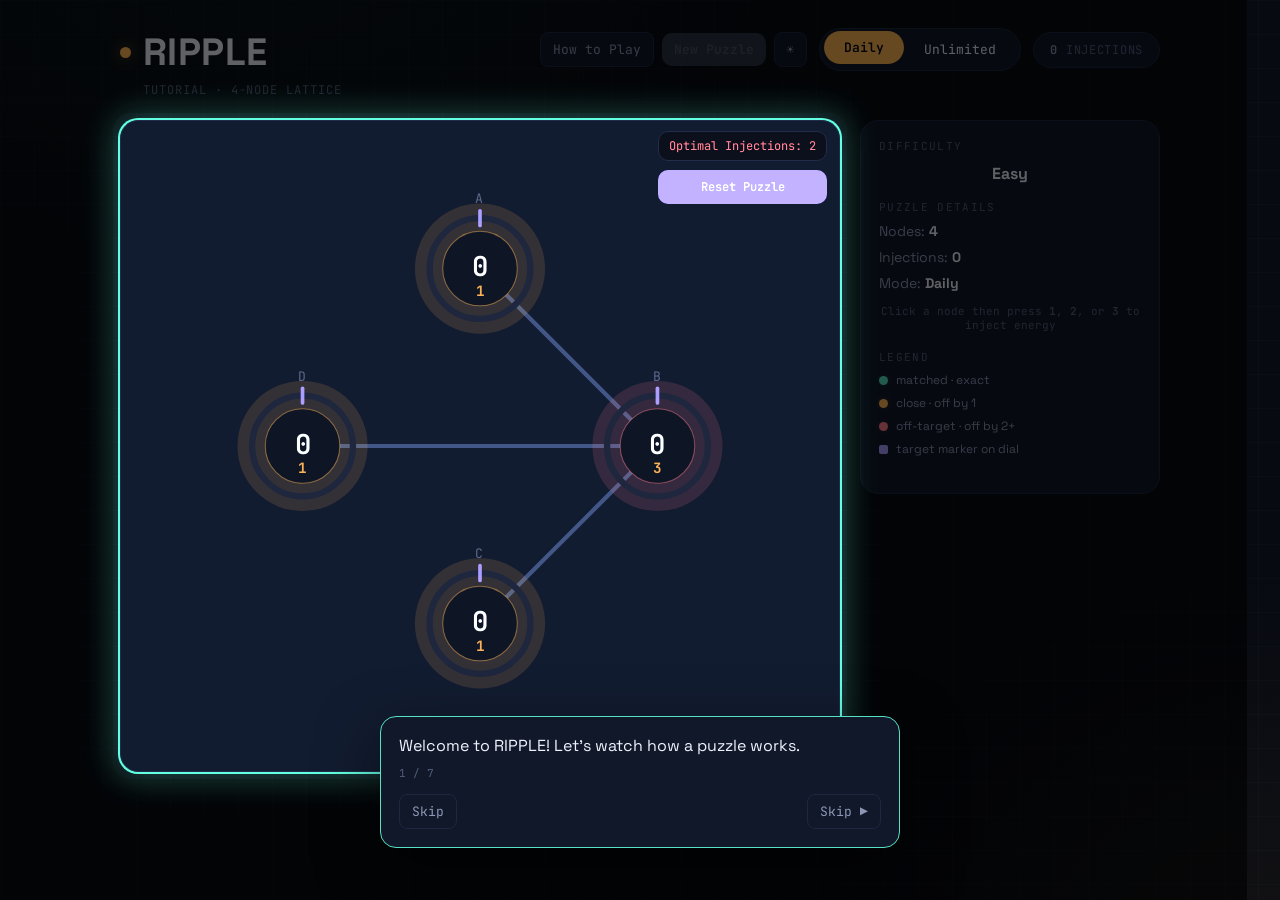
<file: index.html>
<!DOCTYPE html>
<html lang="en">
<head>
<meta charset="UTF-8">
<meta name="viewport" content="width=device-width, initial-scale=1.0">
<title>RIPPLE</title>
<link rel="stylesheet" href="styles.css">
<!-- Google tag (gtag.js) -->
<script async src="https://www.googletagmanager.com/gtag/js?id=G-VKK63KSQCD"></script>
<script>
  window.dataLayer = window.dataLayer || [];
  function gtag(){dataLayer.push(arguments);}
  gtag('js', new Date());

  gtag('config', 'G-VKK63KSQCD');
</script>
</head>
<body>

<div class="shell">
    <header>
        <div class="title-block">
          <h1>RIPPLE</h1>
          <p id="modeTitle">Daily Puzzle · <span id="nodecount">?</span>-node lattice</p>
        </div>
        <div style="display:flex; gap:12px; align-items:center;">
          <div class="top-controls">
            <button class="top-btn" id="howtoBtn">How to Play</button>
            <button class="top-btn" id="newPuzzleBtn" disabled>New Puzzle</button>
            <button class="top-btn" id="themeToggle">☀️</button>
          </div>
          <div class="mode-toggle" id="modeToggle">
            <div class="mode-btn active" data-mode="daily">Daily</div>
            <div class="mode-btn" data-mode="unlimited">Unlimited</div>
          </div>
          <div class="header-pill" id="headerPill"><span id="headerInjections">0</span> injections</div>
        </div>
      </header>
  <div class="layout">
    <div class="card graph-card">
      <div id="optimalDisplayContainer">
        <div id="optimalDisplay">
          Optimal Injections: —
        </div>
        <button class="reset-btn" id="resetCurrent">Reset Puzzle</button>
      </div>
        
      <svg id="svg" viewBox="0 0 600 600">
        <g id="edges"></g>
        <g id="nodes"></g>
      </svg>
      <div class="mobile-controls" id="mobileControls">
        <button class="mobile-btn" data-value="1">+1</button>
        <button class="mobile-btn" data-value="2">+2</button>
        <button class="mobile-btn" data-value="3">+3</button>
      </div>
    </div>

    <div class="panel">
      <div class="card">
        <p class="section-label">Difficulty</p>
        <div class="difficulty-display" id="difficultyDisplay">Medium</div>
        <p class="section-label" style="margin:16px 0 8px;">Puzzle Details</p>
        <ul class="puzzle-details">
          <li>Nodes: <span id="nodeCount">?</span></li>
          <li>Injections: <span id="injectionCount">0</span></li>
          <li>Mode: <span id="currentMode">Daily</span></li>
        </ul>
        <p class="energy-hint">Click a node then press <strong>1</strong>, <strong>2</strong>, or <strong>3</strong> to inject energy</p>        
        <p class="section-label" style="margin-bottom:8px;">Legend</p>
        <div class="legend">
          <div><span class="swatch" style="background:var(--cyan);box-shadow:0 0 6px var(--cyan-soft)"></span> matched · exact</div>
          <div><span class="swatch" style="background:var(--amber);box-shadow:0 0 6px var(--amber-soft)"></span> close · off by 1</div>
          <div><span class="swatch" style="background:var(--coral);box-shadow:0 0 6px var(--coral-soft)"></span> off-target · off by 2+</div>
          <div><span class="swatch" style="background:var(--violet);border-radius:2px;"></span> target marker on dial</div>
        </div>
      </div>
    </div>
  </div>
</div>

<div class="modal-backdrop" id="modalBackdrop">
  <div class="modal-card">
    <button class="modal-close" id="modalClose" aria-label="Close">×</button>
    <div class="modal-icon">✓</div>
    <h2>Calibrated</h2>
    <p class="modal-sub">Every node in the lattice matched its target.</p>
    <div class="modal-stats">
      <div>
        <span class="stat-num" id="statInjections">0</span>
        <span class="stat-label">injections</span>
      </div>
      <div>
        <span class="stat-num" id="statNodes">0</span>
        <span class="stat-label">nodes</span>
      </div>
    </div>
    <button class="share-btn" id="modalShareBtn" style="display:none; width:100%; margin-bottom:10px;">Share Today's Result</button>
    <button class="modal-newpuzzle" id="modalNewPuzzle">↻ New puzzle</button>
  </div>
</div>
<div class="tutorial-congrats-backdrop" id="tutorialCongratsBackdrop" aria-hidden="true">
  <div class="modal-card tutorial-congrats-card">
    <button class="modal-close" id="tutorialCongratsClose" aria-label="Close">×</button>
    <div class="modal-icon">🎉</div>
    <h2>Tutorial Complete</h2>
    <p class="modal-sub">You matched every node in the tutorial puzzle.</p>
    <div style="display:flex; gap:10px; margin-top:12px;">
      <button id="letsPlayBtn" class="modal-newpuzzle" style="flex:1">Let's Play!</button>
    </div>
  </div>
</div>
<div class="howto-backdrop" id="howtoBackdrop"></div>
<div class="howto-popover" id="howtoPopover">
      <h3 style="margin:0 0 12px 0; color:var(--amber);">How to Play RIPPLE</h3>
      <p><strong>Goal:</strong> Make every node's energy match its target value.</p>
      <ul style="padding-left:18px; margin:12px 0;">
        <li>Click a node to select it.</li>
        <li>Press <strong>1</strong>, <strong>2</strong>, or <strong>3</strong> to inject energy.</li>
        <li>Energy ripples outward through connected nodes — the strength decays with distance from the source.</li>
        <li>That decay means nearer nodes receive more of the injected energy; farther nodes receive less.</li>
      </ul>
      <p style="margin-top:6px;">
        To help understand this, the tutorial can highlight the paths a ripple travels from the source. Highlighted paths show which edges contribute energy to a node — if all contributing paths deliver the right total, the node becomes correct.
      </p>
     <p><strong>Daily Mode:</strong> One puzzle per day. Medium difficulty. Updates at 3 AM EST.</p>
    <div style="display: flex; gap: 12px; margin-top: 12px;">
      <button
        onclick="
          document.getElementById('howtoPopover').classList.remove('show');
          document.getElementById('howtoBackdrop').classList.remove('show');
        "
        style="
          flex: 1;
          padding: 10px;
          background: var(--amber);
          color: #070a11;
          border: none;
          border-radius: 8px;
          cursor: pointer;
          font-weight: 600;
        "
      >
        Got it
      </button>
      <button
        onclick="
          document.getElementById('howtoPopover').classList.remove('show');
          document.getElementById('howtoBackdrop').classList.remove('show');
          startTutorial();
        "
        style="
          flex: 1;
          padding: 10px;
          background: var(--cyan);
          color: #070a11;
          border: none;
          border-radius: 8px;
          cursor: pointer;
          font-weight: 600;
        "
      >
        Play Tutorial
      </button>
    </div>
</div>
<div class="new-puzzle-backdrop" id="newPuzzleBackdrop">
  <div class="new-puzzle-popover" id="newPuzzlePopover">
    <h3>Create a New Puzzle</h3>
    <p>Select difficulty:</p>
    <div class="difficulty-select">
      <button class="difficulty-btn" data-diff="easy">Easy (4 Nodes)</button>
      <button class="difficulty-btn" data-diff="medium">Medium (5-6 Nodes)</button>
      <button class="difficulty-btn" data-diff="hard">Hard (7-9 Nodes)</button>
    </div>
    <button class="create-btn" id="createNewPuzzleBtn">Create Puzzle</button>
    <button class="close-btn" id="closeNewPuzzleBtn">Cancel</button>
  </div>
</div>
<div class="exceed-backdrop" id="exceedBackdrop" aria-hidden="true">
  <div class="exceed-popover" id="exceedPopover" role="dialog" aria-modal="true">
    <div class="exceed-title">Exceeded energy limit on dial</div>
    <div class="exceed-actions" style="display:flex; gap:10px; margin-top:12px;">
      <button class="exceed-btn" id="exceedRetry">↻ Try again</button>
      <button class="exceed-btn" id="exceedNew">New Puzzle</button>
    </div>
  </div>
</div>
<script src="solver.js"></script>
<script>
  if (typeof window.requestIdleCallback !== "function") {
  window.requestIdleCallback = function (callback) {
    const start = Date.now();
    return setTimeout(function () {
      callback({
        didTimeout: false,
        timeRemaining: function () {
          return Math.max(0, 50 - (Date.now() - start));
        }
      });
    }, 1);
  };
  window.cancelIdleCallback = function (id) {
    clearTimeout(id);
  };
}
const MIN_NODES_EASY = 4; const MAX_NODES_EASY = 4;
const MIN_NODES_MED = 5;  const MAX_NODES_MED = 6;
const MIN_NODES_HARD = 7; const MAX_NODES_HARD = 9;

let LABELS = [];
let EDGES = {};
let POS = {};
let R_OUTER = 46;
let R_CORE = 34;
let CIRC = 2 * Math.PI * R_OUTER;

let target = {}, state = {}, maxScale = 1;
let selected = null;
let injections = 0;
let alreadySolved = false;
let tutorialActive = false;
let tutorialStep = 0;
let currentDifficulty = "medium";
let currentMode = "daily";

let tutorialTimer = null;

function clearTutorialTimer(){
  if (tutorialTimer) { clearTimeout(tutorialTimer); tutorialTimer = null; }
}

function setGraphInteractive(enabled){
  svgRoot.style.pointerEvents = enabled ? "" : "none";
}

function tutorialSelectNode(node){
  selected = node;
  document.querySelectorAll(".node").forEach(g => g.classList.remove("selected"));
  const el = document.querySelector(`.node[data-id="${node}"]`);
  if (el) el.classList.add("selected");
}

// Same visuals as a real injection (flash/pulse/edge), but scripted.
// Returns total animation time in ms so the caller knows how long to wait.
function tutorialAnimateInjection(node, value){
  const { dist, parent } = bfsParent(node);
  const reach = LABELS.filter(n => dist[n] !== null && dist[n] <= value);
  let maxDist = 0;
  for(const n of reach){
    const d = dist[n];
    const add = contribution(value, d);
    if (add === 0) continue;
    maxDist = Math.max(maxDist, d);
    setTimeout(() => {
      state[n] += add;
      updateNodeVisual(n);
      flashNode(n);
      if (d > 0) flashEdge(parent[n], n);
    }, d * 230);
    if (d > 0) setTimeout(() => spawnPulseDot(parent[n], n, 230), (d - 1) * 230);
  }
  updatePuzzleDetails();
  return maxDist * 230 + 300;
}

const tutorialSteps = [
  {
    text: "Welcome to RIPPLE! Let's watch how a puzzle works.",
    highlight: null,
    duration: 2400
  },
  {
    text: "This is the lattice. Each circle is a node, connected to its neighbors by edges.",
    highlight: "svg",
    duration: 2600
  },
  {
    text: "Watch — we select node B.",
    action: () => { tutorialSelectNode("B"); return 1300; }
  },
  {
    text: "Now we inject 2 units of energy into B. Watch it ripple outward to its neighbors.",
    action: () => tutorialAnimateInjection("B", 2) + 700
  },
  {
    text: "B kept the full 2 — but A, C, and D, one step away, only received 1. Energy loses 1 unit of strength for every step it travels.",
    action: () => { highlightPathsFrom("B", 1); return 3600; }
  },
  {
    text: "One more unit into B brings it to its target of 3 — and since A, C, and D are a full step away, an injection this small is too weak to reach them at all.",
    action: () => tutorialAnimateInjection("B", 1) + 900
  },
  {
    text: "Every node now matches its target — fully calibrated! Your goal: match every value using as few injections as possible.",
    highlight: "#optimalDisplay",
    duration: 3000
  }
];

function updateMobileControlsVisibility() {
  const el = document.getElementById("mobileControls");
  if (!el) return;
  const shouldShow = !tutorialActive && selected && window.innerWidth <= 768;
  if (shouldShow && !el.classList.contains("show")) el.classList.add("show");
  else if (!shouldShow && el.classList.contains("show")) el.classList.remove("show");
}
// Seeded random for Daily consistency
function seededRandom(seed) {
  let s = seed;
  return () => {
    s = Math.sin(s) * 10000;
    return s - Math.floor(s);
  };
}

// Turns a "YYYY-MM-DD" string into a well-spread integer seed.
function getDailySeed(dateStr) {
  let hash = 0;
  for (let i = 0; i < dateStr.length; i++) {
    hash = (hash * 31 + dateStr.charCodeAt(i)) | 0;
  }
  return hash >>> 0;
}
// remove tutorial path highlights
function clearTutorialHighlights(){
  document.querySelectorAll(".edge.tutorial-path").forEach(el => el.classList.remove("tutorial-path"));
  document.querySelectorAll(".node.tutorial-path-node").forEach(el => el.classList.remove("tutorial-path-node"));
  document.querySelectorAll(".tutorial-highlight").forEach(el => el.classList.remove("tutorial-highlight"));
}
function highlightPathsFrom(source, maxDist = 2){
  clearTutorialHighlights();
  if(!source || !LABELS.includes(source)) return;
  const { dist, parent } = bfsParent(source);
  // highlight source node
  const srcEl = svgNodes.querySelector(`[data-id="${source}"]`);
  if(srcEl) srcEl.classList.add("tutorial-highlight");
  // for each node within distance, highlight the chain of edges back to source
  LABELS.forEach(n => {
    if(dist[n] === null || dist[n] === 0 || dist[n] > maxDist) return;
    let cur = n;
    while(parent[cur] !== null){
      const a = parent[cur];
      const key = [a, cur].sort().join("-");
      const line = svgEdges.querySelector(`[data-key="${key}"]`);
      if(line) line.classList.add("tutorial-path");
      // optionally highlight node
      const nodeEl = svgNodes.querySelector(`[data-id="${cur}"]`);
      if(nodeEl) nodeEl.classList.add("tutorial-path-node");
      if(a === source) break;
      cur = a;
    }
  });
}
let exceedShown = false;
function showExceedPopup(){
  exceedShown = true;
  const backdrop = document.getElementById("exceedBackdrop");
  const newBtn = document.getElementById("exceedNew");
  // Hide / disable "New Puzzle" option on daily mode
  if(newBtn){
    if(currentMode === "daily"){
      newBtn.style.display = "none";
      newBtn.setAttribute("aria-hidden", "true");
    } else {
      newBtn.style.display = "";
      newBtn.removeAttribute("aria-hidden");
    }
  }
  if (backdrop) backdrop.classList.add("show");
}
function hideExceedPopup(){
  exceedShown = false;
  const backdrop = document.getElementById("exceedBackdrop");
  if (backdrop) backdrop.classList.remove("show");
}

document.getElementById("exceedRetry")?.addEventListener("click", () => {
  hideExceedPopup();
  animatePuzzleTransition(resetCurrentPuzzle);
});
document.getElementById("exceedNew")?.addEventListener("click", () => {
  hideExceedPopup();
  if (currentMode === "daily") return;
  animatePuzzleTransition(resetGame);
});
// Returns a fresh seeded RNG tied to "today" (3 AM EST rollover).
function getDailyRandom() {
  return seededRandom(getDailySeed(getTodayStr()));
}
function showTutorialCongrats(){
  const back = document.getElementById("tutorialCongratsBackdrop");
  if (!back) return;
  back.classList.add("show");
}
function hideTutorialCongrats(){
  const back = document.getElementById("tutorialCongratsBackdrop");
  if (!back) return;
  back.classList.remove("show");
}

document.getElementById("tutorialCongratsClose")?.addEventListener("click", () => {
  hideTutorialCongrats();
  animatePuzzleTransition(resetGame);
});
document.getElementById("letsPlayBtn")?.addEventListener("click", () => {
  hideTutorialCongrats();
  animatePuzzleTransition(resetGame);
});
function shuffle(arr, rand = Math.random) {
  for (let i = arr.length - 1; i > 0; i--) {
    const j = Math.floor(rand() * (i + 1));
    [arr[i], arr[j]] = [arr[j], arr[i]];
  }
  return arr;
}
function computeOptimalAsync() {
  if (typeof computeOptimalInjections !== "function") return;

  const labels = LABELS;
  const edges = EDGES;
  const tgt = target;

  const token = Symbol(); // prevents race conditions
  computeOptimalAsync._token = token;

  requestIdleCallback(() => {
    try {
      const optimal = computeOptimalInjections(labels, edges, tgt);

      // ignore stale computations
      if (computeOptimalAsync._token !== token) return;
      if (labels !== LABELS) return;

      document.getElementById("optimalDisplay").textContent =
        "Optimal Injections: " + (optimal ?? "?");

    } catch (e) {
      console.error("solver error:", e);
      document.getElementById("optimalDisplay").textContent =
        "Optimal Injections: error";
    }
  });
}

function buildGraphTopology(n, rand = Math.random){
  const allLetters = "ABCDEFGHIJKL";
  const labels = allLetters.slice(0, n).split("");
  const adj = {};
  labels.forEach(l => adj[l] = []);
  const edgeKeys = new Set();
 
  function addEdge(a,b){
    const key = [a,b].sort().join("-");
    if(edgeKeys.has(key)) return false;
    edgeKeys.add(key);
    adj[a].push(b);
    adj[b].push(a);
    return true;
  }
 
  // spanning tree
  const order = shuffle([...labels], rand);
  for(let i=1;i<order.length;i++){
    const a = order[i];
    const b = order[Math.floor(rand()*i)];
    addEdge(a,b);
  }
 
  // extra edges
  const extra = Math.max(2, Math.floor(n/3));
  let added = 0, attempts = 0;
  while(added < extra && attempts < extra*15){
    attempts++;
    const a = labels[Math.floor(rand()*n)];
    const b = labels[Math.floor(rand()*n)];
    if(a === b) continue;
    if(addEdge(a,b)) added++;
  }
 
  return { labels, adj };
}

function computeLayout(labels){
  const n = labels.length;
  const cx = 300, cy = 300;
  const R = Math.min(235, 125 + n*11);
  const pos = {};
  labels.forEach((l,i) => {
    const ang = (i/n)*Math.PI*2 - Math.PI/2;
    pos[l] = { x: cx + R*Math.cos(ang), y: cy + R*Math.sin(ang) };
  });
  return pos;
}

function bfsDist(source){
  const dist = {};
  LABELS.forEach(l => dist[l] = null);
  dist[source] = 0;
  const q = [source];
  while(q.length){
    const u = q.shift();
    for(const v of EDGES[u]){
      if(dist[v] === null){
        dist[v] = dist[u] + 1;
        q.push(v);
      }
    }
  }
  return dist;
}
function bfsParent(source){
  const dist = {}, parent = {};
  LABELS.forEach(l => { dist[l] = null; parent[l] = null; });
  dist[source] = 0;
  const q = [source];
  while(q.length){
    const u = q.shift();
    for(const v of EDGES[u]){
      if(dist[v] === null){
        dist[v] = dist[u] + 1;
        parent[v] = u;
        q.push(v);
      }
    }
  }
  return { dist, parent };
}

function contribution(value, dist){
  return Math.max(value - dist, 0);
}

function applyRipple(obj, node, value){
  const dist = bfsDist(node);
  for(const n of LABELS){
    obj[n] += contribution(value, dist[n]);
  }
}
function animatePuzzleTransition(callback){
  const graphCard = document.querySelector(".graph-card");

  // freeze rendering (prevents intermediate SVG frames)
  graphCard.style.visibility = "hidden";

  requestAnimationFrame(() => {
    callback();

    requestAnimationFrame(() => {
      graphCard.style.visibility = "visible";
    });
  });
}
function generatePuzzle(rand = Math.random){
  target = {}; 
  state = {};
  
  // Important: Initialize with 0 first
  LABELS.forEach(l => { 
    target[l] = 0; 
    state[l] = 0; 
  });
 
  if (LABELS.length === 0) return; // safety
 
  let injectionCount;
  let maxInjectionValue = 3;
 
  if(currentDifficulty === "easy"){
    injectionCount = LABELS.length + 2;
    maxInjectionValue = 2;
  } else if(currentDifficulty === "medium"){
    injectionCount = Math.floor(LABELS.length * 1.4) + 3;
  } else {
    injectionCount = Math.floor(LABELS.length * 1.8) + 5;
  }
 
  for(let i = 0; i < injectionCount; i++){
    const node = LABELS[Math.floor(rand()*LABELS.length)];
    const val = 1 + Math.floor(rand()*maxInjectionValue);
    applyRipple(target, node, val);
  }
 
  maxScale = Math.max(...Object.values(target), 1) * 1.25 || 10;
  document.getElementById("optimalDisplay").textContent =
    "Optimal Injections: computing...";
 
  requestIdleCallback(() => {
    computeOptimalAsync();
  });
}

function generateTutorialPuzzle() {
  // small 4-node tutorial topology (A-B-C, B-D)
  LABELS = ["A","B","C","D"];
  EDGES = { A: ["B"], B: ["A","C","D"], C: ["B"], D: ["B"] };
  POS = computeLayout(LABELS);

  // deterministic easy targets: central B higher so player's injection effect is obvious
  target = { A: 1, B: 3, C: 1, D: 1 };

  // runtime state starts at zero
  state = {};
  LABELS.forEach(l => state[l] = 0);

  maxScale = Math.max(...Object.values(target), 1) * 1.25 || 6;

  buildGraphDOM();
  // give visuals a frame to settle
  requestAnimationFrame(() => {
    updateAll();
    computeOptimalAsync();
    updatePuzzleDetails();
  });

  // ensure UI reflects tutorial context
  const modeText = "Tutorial";
  const nodeCountEl = document.getElementById("nodecount");
  if (nodeCountEl) nodeCountEl.textContent = LABELS.length;
  document.getElementById("modeTitle").textContent = `${modeText} · ${LABELS.length}-node lattice`;
}

function errorOf(n){ return Math.abs(state[n] - target[n]); }
function statusOf(n){
  const e = errorOf(n);
  if(e === 0) return "good";
  if(e === 1) return "mid";
  return "bad";
}
function solved(){ return LABELS.every(n => state[n] === target[n]); }

// ---------- DOM ----------
const svgEdges = document.getElementById("edges");
const svgNodes = document.getElementById("nodes");
const svgRoot = document.getElementById("svg");

function buildGraphDOM(){
  const svgEdges = document.getElementById("edges");
  const svgNodes = document.getElementById("nodes");

  // HARD RESET: prevent any intermediate rendering of old nodes
  svgNodes.replaceChildren();
  svgEdges.replaceChildren();

  // force browser to flush old frame BEFORE adding new nodes
  void svgNodes.offsetHeight;

  const n = LABELS.length;
  const R = Math.min(235, 125 + n*11);
  const chord = 2 * R * Math.sin(Math.PI / n);
  R_OUTER = Math.max(22, Math.min(48, chord * 0.37));
  R_CORE = R_OUTER * 0.74;
  CIRC = 2 * Math.PI * R_OUTER;
  const scale = R_OUTER / 46;

  const drawn = new Set();
  for(const a of LABELS){
    for(const b of EDGES[a]){
      const key = [a,b].sort().join("-");
      if(drawn.has(key)) continue;
      drawn.add(key);
      const line = document.createElementNS("http://www.w3.org/2000/svg","line");
      line.setAttribute("class","edge");
      line.setAttribute("data-key", key);
      line.setAttribute("x1", POS[a].x); line.setAttribute("y1", POS[a].y);
      line.setAttribute("x2", POS[b].x); line.setAttribute("y2", POS[b].y);
      svgEdges.appendChild(line);
    }
  }

  for(const l of LABELS){
    const {x,y} = POS[l];
    const g = document.createElementNS("http://www.w3.org/2000/svg","g");
    g.setAttribute("class","node");
    g.setAttribute("data-id", l);
    g.setAttribute("transform", `translate(${x},${y})`);

    g.innerHTML = `
      <circle class="glow" r="${R_OUTER+14}"></circle>
      <circle class="selection-ring" r="${R_OUTER+9}"></circle>
      <circle class="track" r="${R_OUTER}"></circle>
      <circle class="arc" r="${R_OUTER}" stroke-dasharray="${CIRC}" stroke-dashoffset="${CIRC}"></circle>
      <line class="tick" x1="0" y1="${-R_OUTER+6}" x2="0" y2="${-R_OUTER-6}"></line>
      <circle class="core" r="${R_CORE}"></circle>
      <circle class="flash" r="${R_CORE}"></circle>
      <text class="label" y="${-R_OUTER-14}" style="font-size:${Math.max(10,12*scale)}px">${l}</text>
      <text class="value" y="${7*scale}" style="font-size:${Math.max(14,25*scale)}px">0</text>
    <text class="target" y="${25*scale}" style="font-size:${Math.max(11,13*scale)}px; font-weight:700">0</text>    `;
    g.addEventListener("click", () => {
      if (tutorialActive) return;
      selectNode(l);
    });
    svgNodes.appendChild(g);
  }
  document.querySelectorAll(".node").forEach((node, i) => {
  node.classList.add("entering");

  node.style.animationDelay = `${i * 120}ms`;

  node.addEventListener("animationend", () => {
    node.classList.remove("entering");
  }, { once:true });
});
const edgeEls = Array.from(document.querySelectorAll(".edge"));

// sort edges top → bottom using midpoint Y
edgeEls.sort((a, b) => {
  const ay = (parseFloat(a.getAttribute("y1")) + parseFloat(a.getAttribute("y2"))) / 2;
  const by = (parseFloat(b.getAttribute("y1")) + parseFloat(b.getAttribute("y2"))) / 2;
  return ay - by;
});

// stagger reveal
edgeEls.forEach((edge, i) => {
  setTimeout(() => {
    edge.classList.add("reveal");
  }, i * 100); // tweak speed here
});
}

function angleToPoint(fraction, radius){
  const ang = fraction * Math.PI * 2 - Math.PI/2;
  return { x: radius*Math.cos(ang), y: radius*Math.sin(ang) };
}


function updateNodeVisual(n){
  const g = svgNodes.querySelector(`[data-id="${n}"]`);
  if(!g) return;
  const status = statusOf(n);
  g.setAttribute("data-status", status);

  const fraction = Math.max(0, Math.min(1, state[n] / maxScale));
  g.querySelector(".arc").setAttribute("stroke-dashoffset", CIRC - fraction*CIRC);


  const tick = g.querySelector(".tick");
  const tickFixed = 0;
  const tp1 = angleToPoint(tickFixed, R_OUTER-7);
  const tp2 = angleToPoint(tickFixed, R_OUTER+7);
  tick.setAttribute("x1", tp1.x); tick.setAttribute("y1", tp1.y);
  tick.setAttribute("x2", tp2.x); tick.setAttribute("y2", tp2.y);

  // rotating pointer shows the target position (dial moves). use stable scale reference
  const FIXED_DIAL_MAX = Math.max(6, Math.ceil(maxScale)); // sensible upper bound
  const ptrFraction = Math.max(0, Math.min(1, target[n] / FIXED_DIAL_MAX));
  const pp1 = angleToPoint(ptrFraction, R_OUTER-7);
  const pp2 = angleToPoint(ptrFraction, R_OUTER+7);

  g.querySelector(".value").textContent = state[n];
  g.querySelector(".target").textContent = target[n];
}

function updateAll(){
  requestAnimationFrame(() => {
    LABELS.forEach(updateNodeVisual);
  });
}

function showCongrats(){
  if (tutorialActive) { showTutorialCongrats(); return; }
  document.getElementById("statInjections").textContent = injections;
  document.getElementById("statNodes").textContent = LABELS.length;
  const modalShareBtn = document.getElementById("modalShareBtn");
  modalShareBtn.style.display = currentMode === "daily" ? "block" : "none";
  const modalNewBtn = document.getElementById("modalNewPuzzle");
  if (currentMode === "daily") {
    modalNewBtn.textContent = "Daily Complete";
    modalNewBtn.style.pointerEvents = "none";
    modalNewBtn.style.opacity = "0.6";
  } else {
    modalNewBtn.textContent = "↻ New Puzzle";
    modalNewBtn.style.pointerEvents = "auto";
    modalNewBtn.style.opacity = "1";
  }

  document.getElementById("modalBackdrop").classList.add("show");
}

function hideCongrats(){
  document.getElementById("modalBackdrop").classList.remove("show");
}
function getTodayStr(){
  const now = new Date();
  const today = new Date(now.getTime() - 3*60*60*1000); // 3 AM EST
  return today.toISOString().slice(0,10);
}
function selectNode(n) {
  if (tutorialActive) return;
  selected = n;
  document.querySelectorAll(".node").forEach(g => g.classList.remove("selected"));
  const nodeEl = document.querySelector(`.node[data-id="${n}"]`);
  if (nodeEl) nodeEl.classList.add("selected");
  updateMobileControlsVisibility();
}

// Hide mobile controls when no node is selected
function deselectNode() {
  selected = null;

  document.querySelectorAll(".node").forEach(g => {
    g.classList.remove("selected");
  });

  updateMobileControlsVisibility();
}

function flashNode(n){
  const g = svgNodes.querySelector(`[data-id="${n}"]`);
  if(!g) return;
  const flash = g.querySelector(".flash");
  flash.classList.remove("go");
  void flash.offsetWidth;
  flash.classList.add("go");
}

function flashEdge(a,b){
  const key = [a,b].sort().join("-");
  const line = svgEdges.querySelector(`[data-key="${key}"]`);
  if(!line) return;
  line.classList.add("active");
  setTimeout(() => line.classList.remove("active"), 230);
}

function spawnPulseDot(a, b, duration){
  const dot = document.createElementNS("http://www.w3.org/2000/svg","circle");
  dot.setAttribute("class","pulse-dot");
  dot.setAttribute("r", Math.max(4, R_OUTER*0.13));
  // Position via `transform`, not cx/cy: WebKit/Safari can't GPU-composite
  // an animated cx/cy change (it forces a layout + repaint every frame),
  // while `transform` is composited and stays smooth on mobile.
  dot.setAttribute("cx", 0);
  dot.setAttribute("cy", 0);
  dot.style.transitionProperty = "transform";
  dot.style.transitionDuration = duration + "ms";
  dot.style.transform = `translate(${POS[a].x}px, ${POS[a].y}px)`;
  svgRoot.appendChild(dot);
  requestAnimationFrame(() => {
    dot.style.transform = `translate(${POS[b].x}px, ${POS[b].y}px)`;
  });
  setTimeout(() => dot.remove(), duration + 40);
}

function logInjection(node, value){
  injections++;
  document.getElementById("headerInjections").textContent = injections;
}

function inject(node, value){
  if (tutorialActive) return;
  const {dist, parent} = bfsParent(node);
  const reach = LABELS.filter(n => dist[n] !== null && dist[n] <= value);
  const maxDist = Math.max(...reach.map(n => dist[n] || 0));

  for(const n of reach){
    const d = dist[n];
    if (contribution(value, d) === 0) continue;
    setTimeout(() => {
      state[n] += contribution(value, d);
      updateNodeVisual(n);
      flashNode(n);
      if(d > 0) flashEdge(parent[n], n);
      if(!exceedShown && state[n] > target[n]) showExceedPopup();
    }, d * 230);
    if(d > 0) setTimeout(() => spawnPulseDot(parent[n], n, 230), (d-1) * 230);
  }

  logInjection(node, value);

  setTimeout(() => {
    if(solved() && !alreadySolved){
      alreadySolved = true;
      showCongrats();
    }
  }, maxDist * 230 + 80);
  updatePuzzleDetails();
}


// Mode Toggle
// ==================== MODE & DIFFICULTY HANDLING ====================
function updateUILockState(){
  const isDaily = currentMode === "daily";
  
  const newPuzzleBtn = document.getElementById("newPuzzleBtn");
  if (newPuzzleBtn) {
    newPuzzleBtn.disabled = isDaily;
  }

  // Difficulty buttons
  document.querySelectorAll('.difficulty-btn').forEach(b => {
    const isMedium = b.dataset.diff === "medium";
    b.style.pointerEvents = isDaily ? "none" : "auto";
    b.style.opacity = isDaily ? "0.5" : "1";
    
    // Force Medium as active in Daily mode
    if (isDaily) {
      if (isMedium) b.classList.add('active');
      else b.classList.remove('active');
    }
  });

}
// Save the current game state to localStorage
function saveGameState() {
  const gameState = {
    currentMode,
    currentDifficulty,
    injections,
    alreadySolved,
    state,
  };
 
  if (currentMode === "daily") {
    gameState.puzzleDate = getTodayStr();
  } else {
    gameState.target = target;
    gameState.LABELS = LABELS;
    gameState.EDGES = EDGES;
    gameState.POS = POS;
  }
 
  localStorage.setItem('gameState', JSON.stringify(gameState));
}

// Load the saved game state from localStorage
function loadGameState() {
  const savedState = localStorage.getItem('gameState');
  if (!savedState) return;
 
  let gameState;
  try {
    gameState = JSON.parse(savedState);
  } catch (e) {
    localStorage.removeItem('gameState');
    return;
  }
 
  currentMode = gameState.currentMode || "daily";
  currentDifficulty = gameState.currentDifficulty || "medium";
  updateUILockState();
 
  if (currentMode === "daily") {
    // A new day means the saved progress no longer matches today's
    // puzzle — just start today's puzzle fresh from the seed.
    if (gameState.puzzleDate !== getTodayStr()) {
      resetGame();
      return;
    }
 
    const rand = getDailyRandom();
    const n = 5 + Math.floor(rand() * 2); // 5 or 6 nodes
    currentDifficulty = "medium";
 
    const topo = buildGraphTopology(n, rand);
    LABELS = topo.labels;
    EDGES = topo.adj;
    POS = computeLayout(LABELS);
    generatePuzzle(rand); // deterministic — recreates today's exact target
 
  } else {
    target = gameState.target;
    LABELS = gameState.LABELS;
    EDGES = gameState.EDGES;
    POS = gameState.POS;
  }
 
  state = gameState.state;
  injections = gameState.injections;
  alreadySolved = gameState.alreadySolved;
 
  maxScale = Math.max(...Object.values(target), 1) * 1.25 || 10;
 
  const nodeCountEl = document.getElementById("nodecount");
  if (nodeCountEl) nodeCountEl.textContent = LABELS.length;
  const modeText = currentMode === "daily" ? "Daily Puzzle" : "Unlimited Mode";
  document.getElementById("modeTitle").textContent = `${modeText} · ${LABELS.length}-node lattice`;
  document.getElementById("headerInjections").textContent = injections;
 
  requestAnimationFrame(() => {
    buildGraphDOM();
    requestAnimationFrame(() => {
      updateAll();
      computeOptimalAsync();
    });
  });
  updateMobileControlsVisibility();
  updatePuzzleDetails();
}

// Call saveGameState whenever the game state changes
document.addEventListener("keydown", (e) => { if (!tutorialActive) saveGameState(); });
document.getElementById("resetCurrent").addEventListener("click", () => { if (!tutorialActive) saveGameState(); });

// Mode Toggle
document.querySelectorAll('.mode-btn').forEach(btn => {
  btn.addEventListener('click', () => {
    document.querySelectorAll('.mode-btn').forEach(b => b.classList.remove('active'));
    btn.classList.add('active');
    currentMode = btn.dataset.mode;
    
    updateUILockState();

    animatePuzzleTransition(resetGame);
    updatePuzzleDetails();
  });
});
// Difficulty buttons
document.querySelectorAll('.difficulty-btn').forEach(btn => {
  btn.addEventListener('click', () => {
    if (currentMode === "daily") return; // locked
    document.querySelectorAll('.difficulty-btn').forEach(b => b.classList.remove('active'));
    btn.classList.add('active');
    currentDifficulty = btn.dataset.diff;
  });
});
document.getElementById('newPuzzleBtn').addEventListener('click', () => {
  if (currentMode === 'daily') return;
  document.getElementById('newPuzzleBackdrop').classList.add('show');
});

document.getElementById('closeNewPuzzleBtn').addEventListener('click', () => {
  document.getElementById('newPuzzleBackdrop').classList.remove('show');
});

document.getElementById('createNewPuzzleBtn').addEventListener('click', () => {
  const selectedDiff = document.querySelector('.difficulty-btn.active');
  if (!selectedDiff) return;
  currentDifficulty = selectedDiff.dataset.diff;
  document.getElementById('newPuzzleBackdrop').classList.remove('show');
  resetGame();
});
document.getElementById("resetCurrent")
  .addEventListener("click", () => {
    resetCurrentPuzzle();
  });
document.getElementById("modalNewPuzzle").addEventListener("click", () => {
  hideCongrats();
  if (currentMode === "daily") {
    return;
  }
  animatePuzzleTransition(resetGame);
});document.getElementById("modalClose").addEventListener("click", hideCongrats);
document.getElementById("modalBackdrop").addEventListener("click", (e) => {
  if(e.target.id === "modalBackdrop") hideCongrats();
});

document.getElementById("modalShareBtn").addEventListener("click", () => {
  const date = new Date().toISOString().slice(0,10);
  const text = `⚡️ RIPPLE ${date}\n${currentDifficulty.toUpperCase()} • ${LABELS.length} nodes • ${injections} injections\nSolved!`;
  navigator.clipboard.writeText(text).then(() => alert("✅ Copied to clipboard!"));
});

document.addEventListener("keydown", (e) => {
  if (tutorialActive) return;
  if(e.key.toLowerCase() === "r") animatePuzzleTransition(resetGame);
  if(e.key === "Escape") hideCongrats();
  if(["1","2","3"].includes(e.key) && selected) inject(selected, parseInt(e.key));
});

function resetCurrentPuzzle(){
  // Reset player state
  LABELS.forEach(l => {
    state[l] = 0;
  });
  
  deselectNode();
  injections = 0;
  alreadySolved = false;
  hideCongrats();

  // === FIX: Clear visual selection ===
  document.querySelectorAll(".node").forEach(g => {
    g.classList.remove("selected");
  });

  document.getElementById("headerInjections").textContent = "0";
  
  updateAll();
  updateMobileControlsVisibility();
  updatePuzzleDetails();
}
function startTutorial() {
  tutorialActive = true;
  tutorialStep = 0;

  currentDifficulty = "easy";
  generateTutorialPuzzle();

  const overlay = document.getElementById("tutorialOverlay");
  if (overlay) overlay.classList.remove("hidden");

  document.querySelector(".graph-card").classList.add("tutorial-focus");

  setGraphInteractive(false);
  deselectNode();
  updateMobileControlsVisibility();

  runTutorialStep();
}

function runTutorialStep() {
  if (!tutorialActive) return;
  const step = tutorialSteps[tutorialStep];

  document.getElementById("tutorialText").textContent = step.text;
  document.getElementById("tutorialProgress").textContent =
    `${tutorialStep + 1} / ${tutorialSteps.length}`;

  clearTutorialHighlights();

  if (step.highlight) {
    const el = document.querySelector(step.highlight);
    if (el) el.classList.add("tutorial-highlight");
  }

  let waitMs = step.duration || 2600;
  if (typeof step.action === "function") {
    const result = step.action();
    if (typeof result === "number") waitMs = result;
  }

  document.getElementById("tutorialNext").textContent =
    tutorialStep === tutorialSteps.length - 1 ? "Finish" : "Skip ▶";

}

function nextTutorial() {
  clearTutorialTimer();
  if (tutorialStep < tutorialSteps.length - 1) {
    tutorialStep++;
    runTutorialStep();
  } else {
    endTutorial();
    showTutorialCongrats();
  }
}

function endTutorial() {
  clearTutorialTimer();
  tutorialActive = false;
  localStorage.setItem("tutorialSeen", "1");

  document.getElementById("tutorialOverlay").classList.add("hidden");
  document.querySelector(".graph-card").classList.remove("tutorial-focus");

  setGraphInteractive(true);

  document.querySelectorAll(".node").forEach(n => {
    n.classList.remove("tutorial-disabled", "tutorial-focused", "exceed-shake");
  });
  clearTutorialHighlights();
}


function resetGame(){
  if (tutorialActive) return;
  localStorage.removeItem('gameState');
 
  let n;
  let rand = Math.random;
 
  if(currentMode === "daily"){
    // Everything about today's puzzle — node count, topology, and target
    // values — is derived purely from today's date seed. Calling this
    // again (mode switch, page reload, etc.) on the same day always
    // reproduces the exact same puzzle, so there's nothing to cache.
    rand = getDailyRandom();
    n = 5 + Math.floor(rand() * 2); // 5 or 6 nodes
    currentDifficulty = "medium";
 
  } else {
    let minNodes = currentDifficulty === "easy" ? MIN_NODES_EASY :
                   currentDifficulty === "medium" ? MIN_NODES_MED :
                   MIN_NODES_HARD;
 
    let maxNodes = currentDifficulty === "easy" ? MAX_NODES_EASY :
                   currentDifficulty === "medium" ? MAX_NODES_MED :
                   MAX_NODES_HARD;
 
    n = minNodes + Math.floor(Math.random() * (maxNodes - minNodes + 1));
  }
 
  const topo = buildGraphTopology(n, rand);
  LABELS = topo.labels;
  EDGES = topo.adj;
  POS = computeLayout(LABELS);
 
  buildGraphDOM();
  generatePuzzle(rand);
  computeOptimalAsync();
 
  // -------------------------
  // ALWAYS RESET RUNTIME STATE
  // -------------------------
 
  state = {};
  LABELS.forEach(l => state[l] = 0);
 
  maxScale = Math.max(...Object.values(target), 1) * 1.25 || 10;
 
  deselectNode();
  injections = 0;
  alreadySolved = false;
  hideCongrats();
 
  const nodeCountEl = document.getElementById("nodecount");
  if (nodeCountEl) nodeCountEl.textContent = n;
 
  document.getElementById("headerInjections").textContent = "0";
 
  const modeText = currentMode === "daily" ? "Daily Puzzle" : "Unlimited Mode";
  document.getElementById("modeTitle").textContent =
    `${modeText} · ${n}-node lattice`; 
  updateAll();
  updateMobileControlsVisibility();
  updatePuzzleDetails();
}

updateUILockState();
function toggleTheme(){
  const isLight = document.documentElement.getAttribute('data-theme') === 'light';
  document.documentElement.setAttribute('data-theme', isLight ? 'dark' : 'light');
  localStorage.setItem('theme', isLight ? 'dark' : 'light');
  document.getElementById('themeToggle').textContent = isLight ? '☀️' : '🌙';
}

// Theme initialization
if (localStorage.getItem('theme') === 'light') {
  document.documentElement.setAttribute('data-theme', 'light');
  document.getElementById('themeToggle').textContent = '🌙';
} else {
  document.getElementById('themeToggle').textContent = '☀️';
}

document.getElementById('themeToggle').addEventListener('click', toggleTheme);
document.getElementById('howtoBtn').addEventListener('click', () => {
  const popover = document.getElementById('howtoPopover');
  const backdrop = document.getElementById('howtoBackdrop');

  popover.classList.add('show');
  backdrop.classList.add('show');
});

// Close popover when clicking outside
document.addEventListener('click', (e) => {
  const popover = document.getElementById('howtoPopover');
  const backdrop = document.getElementById('howtoBackdrop');

  if (
    !e.target.closest('#howtoBtn') &&
    !e.target.closest('.howto-popover')
  ) {
    popover.classList.remove('show');
    backdrop.classList.remove('show');
  }
});
document.querySelectorAll(".mobile-btn").forEach(btn => {
  btn.addEventListener("click", () => {
    if (tutorialActive) return;
    const value = parseInt(btn.dataset.value, 10);
    if (selected) inject(selected, value);
  });
});
document.querySelectorAll('.energy-btn').forEach(btn => {
  btn.addEventListener('click', () => {
    if (tutorialActive) return;
    const value = parseInt(btn.dataset.value, 10);
    if (selected) inject(selected, value);
  });
});

function updateEnergyButtons() {
  const buttons = document.querySelectorAll('.energy-btn');
  buttons.forEach(btn => {
    btn.disabled = !selected;
  });
}
function updatePuzzleDetails(){
  const nodeCountEl = document.getElementById("nodeCount");
  const injCountEl = document.getElementById("injectionCount");
  const modeEl = document.getElementById("currentMode");
  const diffEl = document.getElementById("difficultyDisplay");

  if(nodeCountEl) nodeCountEl.textContent = Array.isArray(LABELS) ? LABELS.length : "?";
  if(injCountEl) injCountEl.textContent = injections ?? 0;
  if(modeEl) modeEl.textContent = currentMode === "daily" ? "Daily" : "Unlimited";
  if(diffEl) diffEl.textContent = (currentDifficulty || "medium").replace(/^\w/, c => c.toUpperCase());

  // also ensure top "New Puzzle" button reflects daily/unlimited
  const newBtn = document.getElementById("newPuzzleBtn");
  if(newBtn){
    newBtn.disabled = currentMode === "daily";
    newBtn.style.opacity = currentMode === "daily" ? "0.5" : "1";
    newBtn.style.pointerEvents = currentMode === "daily" ? "none" : "auto";
  }
}
window.addEventListener("DOMContentLoaded", () => {
  const nextBtn = document.getElementById("tutorialNext");
  const skipBtn = document.getElementById("tutorialSkip");

  if (nextBtn) nextBtn.addEventListener("click", nextTutorial);
  if (skipBtn) skipBtn.addEventListener("click", () => {
    endTutorial();
    animatePuzzleTransition(resetGame);
  });
});
window.addEventListener("resize", updateMobileControlsVisibility);
window.addEventListener("orientationchange", updateMobileControlsVisibility);
window.addEventListener("load", () => {
  loadGameState();
  if (!localStorage.getItem("gameState")) resetGame();
  if (!localStorage.getItem("tutorialSeen")) setTimeout(startTutorial, 650);
});
</script>
<div id="tutorialOverlay" class="tutorial-overlay hidden">

  <div class="tutorial-card">
    <div id="tutorialText"></div>

    <div id="tutorialProgress" style="margin-top:10px; font-size:11px; color:var(--dim); font-family:'JetBrains Mono', monospace;"></div>

    <div class="tutorial-footer" style="display:flex; justify-content:space-between; margin-top:14px;">
      <button id="tutorialSkip" class="top-btn">Skip</button>
      <button id="tutorialNext" class="top-btn">Next</button>
    </div>
  </div>
</div>
</body>

</html>
</file>
<file: styles.css>
@import url('https://fonts.googleapis.com/css2?family=JetBrains+Mono:wght@400;500;600;700&family=Space+Grotesk:wght@500;600;700&display=swap');

:root{
  --void:#070a11;
  --deep:#0c1220;
  --panel:#10182a;
  --panel-edge:#1d2740;
  --grid:rgba(255,255,255,0.035);
  --hi:#eef2fb;
  --mid:#8d97b5;
  --dim:#525c79;
  --amber:#ffb454;
  --amber-soft:rgba(255,180,84,0.18);
  --cyan:#56e0c4;
  --cyan-soft:rgba(86,224,196,0.16);
  --coral:#ff7a8a;
  --coral-soft:rgba(255,122,138,0.16);
  --violet:#a99bff;
  --violet-soft: rgba(169, 155, 255, 0.16);
  --cyan-border: rgba(86,224,196,0.4);
}

/* Light mode override */
[data-theme="light"] {
  --void:#f8f9fc;
  --deep:#ffffff;
  --panel:#f1f3f9;
  --panel-edge:#d1d5e0;
  --grid:rgba(0,0,0,0.04);
  --hi:#1a2236;
  --mid:#4a5a7a;
  --dim:#64748b;
  --amber:#f59e0b;
}

*{box-sizing:border-box;}

html,body{
  margin:0;
  min-height:100vh;
  background:
    radial-gradient(ellipse 900px 600px at 20% -10%, rgba(86,224,196,0.05), transparent 60%),
    radial-gradient(ellipse 800px 700px at 100% 110%, rgba(255,180,84,0.05), transparent 60%),
    var(--void);
  color:var(--hi);
  font-family:'Space Grotesk', system-ui, sans-serif;
}

body::before{
  content:"";
  position:fixed; inset:0; pointer-events:none; z-index:0;
  background-image:
    linear-gradient(var(--grid) 1px, transparent 1px),
    linear-gradient(90deg, var(--grid) 1px, transparent 1px);
  background-size:34px 34px;
  opacity:0.6;
}

.shell{
  position:relative; z-index:1;
  max-width:1080px;
  margin:0 auto;
  padding:28px 20px 60px;
}

header{
  display:flex;
  justify-content:space-between;
  align-items:flex-start;
  flex-wrap:wrap;
  gap:14px;
  margin-bottom:22px;
}

.title-block h1{
  margin:0;
  font-size:clamp(26px,4.2vw,38px);
  font-weight:700;
  letter-spacing:0.01em;
  display:flex;
  align-items:center;
  gap:12px;
}
.title-block h1::before{
  content:"";
  width:11px; height:11px; border-radius:50%;
  background:var(--amber);
  box-shadow:0 0 14px 3px var(--amber-soft);
  flex-shrink:0;
}
.title-block p{
  margin:6px 0 0 23px;
  font-family:'JetBrains Mono', monospace;
  font-size:12px;
  letter-spacing:0.08em;
  color:var(--dim);
  text-transform:uppercase;
}

.mode-toggle {
  display: flex;
  background: var(--panel);
  border: 1px solid var(--panel-edge);
  border-radius: 99px;
  padding: 4px;
}
.mode-btn {
  padding: 8px 20px;
  border-radius: 99px;
  font-family: 'JetBrains Mono', monospace;
  font-size: 13px;
  cursor: pointer;
  transition:
    background .25s ease,
    color .25s ease,
    transform .2s ease;
}
.mode-btn.active {
  background: var(--amber);
  color: #070a11;
  font-weight: 600;
  transform:translateY(-2px);
}

.header-pill{
  font-family:'JetBrains Mono', monospace;
  font-size:12px;
  letter-spacing:0.06em;
  text-transform:uppercase;
  padding:9px 16px;
  border-radius:99px;
  border:1px solid var(--panel-edge);
  background:var(--panel);
  color:var(--dim);
  white-space:nowrap;
}
.header-pill span{ color:var(--mid); font-weight:600; }

/* ---- congrats modal ---- */
.modal-backdrop{
  position:fixed; inset:0; z-index:50;
  background:rgba(5,7,12,0.72);
  backdrop-filter:blur(3px);
  display:flex; align-items:center; justify-content:center;
  opacity:0; pointer-events:none;
  transition:opacity 0.25s;
  padding:20px;
}
.modal-backdrop.show{ opacity:1; pointer-events:auto; }

.modal-card{
  position:relative;
  width:100%; max-width:360px;
  background:var(--panel);
  border:1px solid var(--amber-soft);
  border-radius:20px;
  padding:34px 32px 28px;
  text-align:center;
  transform:scale(0.92) translateY(6px);
  transition:transform 0.25s cubic-bezier(.2,.8,.2,1);
  box-shadow:0 0 70px var(--amber-soft);
}
.modal-backdrop.show .modal-card{ transform:scale(1) translateY(0); }

.modal-close{
  position:absolute; top:12px; right:14px;
  background:none; border:none;
  color:var(--dim); font-size:20px; line-height:1;
  cursor:pointer; padding:4px;
  transition:color 0.2s;
}
.modal-close:hover{ color:var(--hi); }

.modal-icon{
  width:52px; height:52px; margin:0 auto 16px;
  border-radius:50%;
  background:var(--amber-soft);
  border:1px solid var(--amber-soft);
  color:var(--amber);
  display:flex; align-items:center; justify-content:center;
  font-size:24px;
}

.modal-card h2{ margin:0 0 6px; font-size:23px; }
.modal-sub{ margin:0 0 22px; color:var(--mid); font-size:13px; line-height:1.5; }

.modal-stats{ display:flex; justify-content:center; gap:30px; margin-bottom:24px; }
.modal-stats .stat-num{
  display:block;
  font-family:'JetBrains Mono', monospace;
  font-size:30px; font-weight:700;
  color:var(--hi);
}
.modal-stats .stat-label{
  display:block; margin-top:4px;
  font-family:'JetBrains Mono', monospace;
  font-size:10px; letter-spacing:0.08em; text-transform:uppercase;
  color:var(--dim);
}

.modal-newpuzzle{
  width:100%;
  font-family:'JetBrains Mono', monospace;
  font-size:12px; letter-spacing:0.06em; text-transform:uppercase;
  padding:13px 0;
  border-radius:10px;
  border:1px solid var(--amber-soft);
  background:rgba(86,224,196,0.08);
  color:var(--amber);
  cursor:pointer;
  transition:background 0.2s;
}
.modal-newpuzzle:hover{ background:rgba(86,224,196,0.16); }

.layout{
  display:grid;
  grid-template-columns: 1fr 300px;
  gap:20px;
}
@media (max-width:760px){
  .layout{ grid-template-columns:1fr; }
  .panel{ order:2; }
  .graph-card{ order:1; }
}

.card{
  background:var(--panel);
  border:1px solid var(--panel-edge);
  border-radius:18px;
  padding:18px;
}

.graph-card{ display:flex; flex-direction: column; align-items:center; justify-content:flex-start; padding:10px; position: relative;}
.graph-card svg{ width:100%; height:auto; display:block; max-width:560px; }

/* graph elements */
.edge{
  stroke:#3c4f7a;
  stroke-width:4;
  opacity: 0;
  transform: translateY(-8px);
  transition:stroke 0.25s, stroke-width 0.25s;
}
.edge.active{ 
    stroke:var(--amber); 
    stroke-width:6;
    filter: drop-shadow(0 0 8px var(--amber));
}
.edge.visible {
    opacity: 0.95;
}
.edge.reveal {
  animation: edgeDropIn 0.55s cubic-bezier(.2,.8,.2,1) forwards;
}

@keyframes edgeDropIn {
  from {
    opacity: 0;
    transform: translateY(-10px);
  }
  to {
    opacity: 0.95;
    transform: translateY(0px);
  }
}

.node{ cursor:pointer; }
.node .track{ fill:none; stroke:#1a2236; stroke-width:6; }
.node .arc{
  fill:none; stroke-width:6; stroke-linecap:round;
  stroke:var(--mid);
  transform:rotate(-90deg);
  transition:stroke-dashoffset 0.45s cubic-bezier(.2,.8,.2,1), stroke 0.35s;
}
.node[data-status="good"] .arc{ stroke:var(--cyan); }
.node[data-status="mid"] .arc{ stroke:var(--amber); }
.node[data-status="bad"] .arc{ stroke:var(--coral); }

.node .tick{ stroke:var(--violet); stroke-width:3.5; stroke-linecap:round; opacity:0.85; }
.node .core{ fill:var(--deep); stroke:var(--panel-edge); stroke-width:1; transition:stroke 0.3s; }
.node[data-status="good"] .core{ stroke:rgba(86,224,196,0.4); }
.node[data-status="mid"] .core{ stroke:rgba(255,180,84,0.4); }
.node[data-status="bad"] .core{ stroke:rgba(255,122,138,0.4); }

.node .glow{ fill:var(--mid); opacity:0.12; transition:fill 0.35s; }
.node[data-status="good"] .glow{ fill:var(--cyan); }
.node[data-status="mid"] .glow{ fill:var(--amber); }
.node[data-status="bad"] .glow{ fill:var(--coral); }

.node .label{
  font-family:'JetBrains Mono', monospace;
  letter-spacing:0.1em;
  fill:var(--dim); text-anchor:middle;
}
.node .value{
  font-family:'JetBrains Mono', monospace;
  font-weight:600;
  fill:var(--hi); text-anchor:middle;
}
.node .target{
  font-family:'JetBrains Mono', monospace;
  fill:var(--amber); text-anchor:middle; opacity:0.85;
}

.selection-ring{
  fill:none; stroke:var(--amber); stroke-width:2;
  stroke-dasharray:4 7; opacity:0; transition:opacity 0.2s;
}
.node.selected .selection-ring{ opacity:1; animation:spin 7s linear infinite; }
@keyframes spin{ to{ transform:rotate(360deg); } }

.flash{ fill:var(--amber); opacity:0; pointer-events:none; }
.flash.go{ animation:flashpop 0.55s ease-out; }
@keyframes flashpop{
  0%{ opacity:0.55; transform:scale(0.6); }
  100%{ opacity:0; transform:scale(1.9); }
}
edge.tutorial-path {
  stroke: var(--cyan);
  stroke-width: 4px;
  filter: drop-shadow(0 6px 18px rgba(86,224,196,0.12));
  transition: stroke 180ms ease, stroke-width 180ms ease;
}

/* subtle node emphasis for nodes on the path */
.node.tutorial-path-node .core {
  fill: var(--cyan-soft);
  transition: fill 180ms ease;
}
.node.tutorial-disabled {
  opacity: 0.42;
  filter: grayscale(20%);
  pointer-events: none; /* blocks clicks */
  transition: opacity 160ms ease, transform 160ms ease;
}
.node.tutorial-focused {
  transform: translateZ(0);
  /* stronger glowing ring for the focused tutorial node */
}
.node.tutorial-focused .selection-ring {
  stroke: var(--cyan);
  stroke-width: 3;
  filter: drop-shadow(0 10px 28px rgba(86,224,196,0.12));
  animation: tutorialPulse 1200ms infinite ease-in-out;
}
@keyframes tutorialPulse {
  0% { transform: scale(1); opacity: 1; }
  50% { transform: scale(1.06); opacity: 0.95; }
  100% { transform: scale(1); opacity: 1; }
}

/* small "abort" shake for attempted over-injection in tutorial */
.exceed-shake { animation: shake 420ms ease; }
@keyframes shake {
  0% { transform: translateX(0); }
  20% { transform: translateX(-6px); }
  40% { transform: translateX(6px); }
  60% { transform: translateX(-4px); }
  80% { transform: translateX(4px); }
  100% { transform: translateX(0); }
}

/* Centered tutorial congrats popover (fix bottom-left bug) */
.tutorial-congrats-backdrop {
  position: fixed;
  inset: 0;
  display: grid;
  place-items: center;
  background: rgba(0,0,0,0.45);
  opacity: 0;
  visibility: hidden;
  transition: opacity 180ms ease, visibility 180ms;
  z-index: 1200;
  pointer-events: none;
}
.tutorial-congrats-backdrop.show {
  opacity: 1;
  visibility: visible;
  pointer-events: auto;
}
.tutorial-congrats-card {
  min-width: 300px;
  background: var(--panel);
  border: 1px solid var(--cyan);
  border-radius: 12px;
  padding: 16px;
  text-align: center;
  box-shadow: 0 24px 80px rgba(0,0,0,0.5);
}

/* Keep a subtle focused look for tutorial overlay usage */
.tutorial-focus .graph-card { box-shadow: 0 18px 54px rgba(0,0,0,0.45); }


.pulse-dot{
  fill:var(--amber);
  filter:drop-shadow(0 0 5px var(--amber));
  transition:transform linear, opacity linear;
}

/* panel */
.panel{ display:flex; flex-direction:column; gap:14px; }

.section-label{
  font-family:'JetBrains Mono', monospace;
  font-size:11px; letter-spacing:0.12em;
  color:var(--dim); text-transform:uppercase;
  margin:0 0 10px;
}

.selected-readout{
  font-family:'JetBrains Mono', monospace;
  font-size:34px; font-weight:700;
  text-align:center;
  color:var(--mid);
  border:1px dashed var(--panel-edge);
  border-radius:12px;
  padding:14px 0;
  margin-bottom:12px;
  transition:color 0.2s, border-color 0.2s;
}
.selected-readout.armed{ color:var(--amber); border-color:rgba(255,180,84,0.4); }

.difficulty-select{
  display:flex;
  flex-direction:column;
  gap:8px;
  margin-bottom:16px;
}

.difficulty-btn{
  font-family:'JetBrains Mono', monospace;
  font-size:15px;
  font-weight:600;
  padding:14px 16px;
  border-radius:10px;
  border:1px solid var(--panel-edge);
  background:var(--deep);
  color:var(--mid);
  cursor:pointer;
  transition:all 0.2s;
  text-align:left;
  display:flex;
  justify-content:space-between;
  align-items:center;
}

.difficulty-btn:hover{
  border-color:var(--amber);
  color:var(--amber);
  background:rgba(255,180,84,0.06);
}

.difficulty-btn.active{
  border-color:var(--amber);
  color:var(--amber);
  background:rgba(86,224,196,0.12);
}

.difficulty-btn .nodes{
  font-size:13px;
  opacity:0.7;
}

.energy-hint{
  font-family:'JetBrains Mono', monospace;
  font-size:11px;
  color:var(--dim);
  text-align:center;
  margin:12px 0 18px;
}

.message{ 
  font-size:13px; 
  color:var(--mid); 
  line-height:1.5; 
  min-height:38px; 
  margin-bottom:14px; 
}

.newpuzzle{
  width:100%;
  font-family:'JetBrains Mono', monospace;
  font-size:12px; letter-spacing:0.08em; text-transform:uppercase;
  padding:12px 0;
  border-radius:10px;
  border:1px solid var(--panel-edge);
  background:transparent;
  color:var(--mid);
  cursor:pointer;
  transition:border-color 0.2s, color 0.2s;
  margin-bottom:18px;
}
.newpuzzle:hover{ border-color:var(--violet); color:var(--violet); }

.legend{ display:flex; flex-direction:column; gap:7px; margin-bottom:18px; }
.legend div{ display:flex; align-items:center; gap:8px; font-size:12px; color:var(--mid); }
.legend span.swatch{ width:9px; height:9px; border-radius:50%; flex-shrink:0; }

.log{
  font-family:'JetBrains Mono', monospace;
  font-size:12px;
  color:var(--dim);
  display:flex; flex-direction:column; gap:5px;
  max-height:120px;
  overflow-y:auto;
}
.log div{ display:flex; justify-content:space-between; }
.log div span.n{ color:var(--mid); }
.log .empty{ color:var(--dim); font-style:italic; }

.counter{
  font-family:'JetBrains Mono', monospace;
  font-size:11px; color:var(--dim);
  margin-top:10px;
  text-align:right;
}

.share-btn {
  width: 100%;
  padding: 12px;
  background: var(--amber);
  color: #070a11;
  border: none;
  border-radius: 10px;
  font-family: 'JetBrains Mono', monospace;
  font-weight: 600;
  cursor: pointer;
  margin-top: 8px;
}
.top-controls {
  display: flex;
  gap: 8px;
  align-items: center;
}

.top-btn {
  background: var(--panel);
  border: 1px solid var(--panel-edge);
  color: var(--mid);
  padding: 8px 12px;
  border-radius: 8px;
  font-family: 'JetBrains Mono', monospace;
  font-size: 13px;
  cursor: pointer;
  transition: all 0.2s;
}

.top-btn:hover {
  background: var(--violet);
  color: #070a11;
  border-color: var(--violet);
}

.howto-popover {
  position: fixed;

  top: 50%;
  left: 50%;
  transform: translate(-50%, -50%) scale(.8);

  background: var(--panel);
  border: 1px solid var(--amber);
  border-radius: 16px;

  padding: 24px;
  max-width: 420px;
  width: calc(100% - 32px);

  z-index: 999;

  opacity: 0;
  pointer-events: none;

  transition:
    opacity .25s ease,
    transform .25s ease;

  box-shadow: 0 20px 60px rgba(0,0,0,.45);
}

.howto-popover.show {
  animation: popupAppear .3s cubic-bezier(.2,.8,.2,1);
  opacity:1;
  pointer-events:auto;
  transform:translate(-50%,-50%) scale(1);
}
.howto-popover button {
  font-family: 'JetBrains Mono', monospace;
  font-size: 13px;
  font-weight: 600;
  padding: 10px;
  border-radius: 8px;
  cursor: pointer;
  transition: background 0.2s ease;
}

.howto-popover button:hover {
  background: var(--violet);
  color: #070a11;
}
@keyframes popupAppear{
  from{
    opacity:0;
    transform:translate(-50%,-50%) scale(.8);
  }
  to{
    opacity:1;
    transform:translate(-50%,-50%) scale(1);
  }
}
/* =========================
   MOBILE IMPROVEMENTS PATCH
   ========================= */

   @media (max-width: 768px) {

html {
  font-size: 14px;
}

body {
  font-size: 14px;
}

/* kill oversized spacing everywhere */
.shell {
  padding: 12px 10px 24px;
}

.card {
  padding: 12px;
  border-radius: 14px;
}

/* HEADER SHRINK */
header {
  gap: 8px;
}

.title-block h1 {
  font-size: 20px;
}

.title-block p {
  font-size: 10px;
  margin-left: 0;
}

/* BUTTONS: THIS IS THE BIG ONE */
button,
.top-btn,
.newpuzzle,
.share-btn,
.difficulty-btn {
  font-size: 12px !important;
  padding: 8px 10px !important;
  border-radius: 8px;
}

.mode-btn {
  font-size: 11px;
  padding: 6px 10px;
}

/* PANEL TEXT SHRINK */
.selected-readout {
  font-size: 20px;
  padding: 8px 0;
}

.section-label {
  font-size: 10px;
}

.message {
  font-size: 12px;
}

.legend div {
  font-size: 11px;
}

.log {
  font-size: 11px;
}

.counter {
  font-size: 10px;
}

/* REMOVE “DESKTOP FEEL” SPACING */
.panel {
  gap: 10px;
}

.difficulty-select {
  gap: 6px;
}

.header-pill {
  font-size: 10px;
  padding: 6px 10px;
}
}

.graph-card svg {
  width: 100%;
  height: auto;
  max-width: 100%;
}

/* Critical: prevent overflow scaling weirdness */
svg#svg {
  display: block;
  width: 100%;
  height: auto;
  max-height: 70vh;
}
/* Mobile controls styling */
/* Mobile controls styling */
.mobile-controls {
  margin-top: 12px;
  display: none;
  gap: 14px;
  padding: 10px 12px;
  border-radius: 14px;
  background: rgba(10, 14, 24, 0.97);
  border: 1px solid var(--amber);
}

/* ONLY show on mobile AND when node is selected */
@media (max-width: 768px) {
  .mobile-controls.show {
    display: flex;
  }
}

.mobile-btn {
  font-family: 'JetBrains Mono', monospace;
  font-size: 18px;
  font-weight: 700;

  padding: 16px 22px;
  min-width: 64px;

  border-radius: 12px;
  border: 1px solid var(--panel-edge);

  background: var(--amber);
  color: var(--hi);

  cursor: pointer;

  display: flex;
  align-items: center;
  justify-content: center;

  transition: all 0.15s ease;
}

.mobile-btn:active {
  transform: scale(0.95);
  background: var(--amber);
  color: #070a11;
  border-color: var(--amber);
}

.mobile-btn:hover {
  background: var(--violet); /* Match hover effect with other buttons */
  color: #070a11;
}

.graph-card.animating svg {
  animation: graphSwap 0.45s cubic-bezier(.2,.8,.2,1);
}

@keyframes graphSwap {
  0% {
    opacity: 1;
    transform: scale(1);
  }

  45% {
    opacity: 0;
    transform: scale(0.94);
  }

  55% {
    opacity: 0;
    transform: scale(1.06);
  }

  100% {
    opacity: 1;
    transform: scale(1);
  }
}
.howto-backdrop{
  position:fixed;
  inset:0;

  background:rgba(0,0,0,.55);
  backdrop-filter:blur(4px);

  opacity:0;
  visibility:hidden;

  transition:opacity .25s ease;

  z-index:998;
  pointer-events: none;
  transition: opacity 0.25s ease;
}

.howto-backdrop.show{
  opacity:1;
  visibility:visible;
  pointer-events: auto;
}
.node.entering {
  animation: nodeAppear 1s cubic-bezier(.2,.8,.2,1) both;
}

@keyframes nodeAppear {
    from {
    opacity: 0;
  }
  to {
    opacity: 1;
  }
}/* Default (Dark Mode) */
#optimalDisplay {
  font-family: 'JetBrains Mono', monospace;
  font-size: clamp(10px, 1.2vw, 12px);
  color: var(--coral);
  background: rgba(10, 14, 24, 0.92);
  border: 1px solid var(--panel-edge);
  padding: 6px 10px;
  border-radius: 10px;
  white-space: nowrap;
}
#optimalDisplayContainer {
  position: absolute;
  top: 10px;
  right: 12px;
}
@media (max-width: 768px) {
  #optimalDisplayContainer {
    top: 6px;
    right: 8px;
  }
}

/* Light Mode Override */
[data-theme="light"] #optimalDisplay {
  color: var(--coral); /* Text color for light mode */
  background: rgba(240, 240, 240, 0.9); /* Background for light mode */
  border: 1px solid var(--panel-edge); /* Border for light mode */
}
/* =========================
   WORDLE-STYLE TUTORIAL
   ========================= */

   .tutorial-overlay {
    position: fixed;
    inset: 0;
    z-index: 2000;
  
    display: flex;
    align-items: flex-end;
    justify-content: center;
  
    pointer-events: none;
  }
  
  .tutorial-overlay.hidden {
    display: none;
  }
  .tutorial-box {
    width: min(420px, 90vw);
    background: var(--panel);
    border: 1px solid var(--panel-edge);
    border-radius: 14px;
    padding: 18px;
    box-shadow: 0 20px 60px rgba(0,0,0,0.4);
  }
  
  .tutorial-highlight {
    outline: 3px solid var(--cyan);
    box-shadow: 0 0 25px var(--cyan-soft);
    border-radius: 10px;
    position: relative;
    z-index: 10000;
  }
  .tutorial-card {
    position: relative;
  
    width: min(520px, calc(100vw - 32px));
  
    margin-bottom: 28px;
  
    background: var(--panel);
    border: 1px solid var(--cyan);
  
    border-radius: 18px;
  
    padding: 22px;
  
    pointer-events: auto;
  
    box-shadow:
      0 20px 60px rgba(0,0,0,.45);
  
    animation: tutorialSlideUp .35s cubic-bezier(.2,.8,.2,1);
  }
  @keyframes tutorialSlideUp {
    from {
      opacity: 0;
      transform: translateY(40px);
    }
  
    to {
      opacity: 1;
      transform: translateY(0);
    }
  }

  .tutorial-overlay.hidden{
    display:none;
  }
  
  /* Graph stays bright */
.graph-card.tutorial-focus {
  position: relative;
  z-index: 2100;

  box-shadow:
    0 0 0 2px var(--cyan),
    0 0 40px rgba(86,224,196,.35);

  filter: brightness(1.15);
}

/* Tutorial card at bottom */
.tutorial-card {
  position: fixed;

  left: 50%;
  bottom: 24px;

  transform: translateX(-50%);

  width: min(520px, calc(100vw - 24px));

  background: var(--panel);
  border: 1px solid var(--cyan);
  border-radius: 16px;

  padding: 18px;

  z-index: 2200;

  box-shadow: 0 20px 60px rgba(0,0,0,.5);
}

@media (max-width:768px) {
  .tutorial-card {
    width: calc(100vw - 16px);
    bottom: 12px;
  }
}
  
  .graph-card.tutorial-focus::after{
    content:"";
    position:absolute;
    inset:-8px;
    border-radius:20px;
    box-shadow:
      0 0 0 400px rgba(0,0,0,.60),
      0 0 30px rgba(86,224,196,.45);
  
    pointer-events:none;
  }
  #newPuzzleBtn {
    background: var(--amber);
    color: var(--hi);
    border: none;
    border-radius: 10px;
    font-family: 'JetBrains Mono', monospace;
    font-weight: 600;
    cursor: pointer;
    opacity: 1;
    pointer-events: auto;
  }
  
  #newPuzzleBtn[disabled] {
    background: var(--dim);
    color: var(--mid);
    cursor: not-allowed;
    opacity: 0.5;
  }
  .new-puzzle-backdrop {
    position: fixed;
    inset: 0;
    background: rgba(0, 0, 0, 0.55);
    backdrop-filter: blur(4px);
    opacity: 0;
    visibility: hidden;
    transition: opacity 0.25s ease;
    z-index: 998;
    pointer-events: none;
  }
  
  .new-puzzle-backdrop.show {
    opacity: 1;
    visibility: visible;
    pointer-events: auto;
  }
  
  .new-puzzle-popover {
    position: fixed;
    top: 50%;
    left: 50%;
    transform: translate(-50%, -50%);
    background: var(--panel);
    border: 1px solid var(--amber);
    border-radius: 16px;
    padding: 24px;
    max-width: 420px;
    width: calc(100% - 32px);
    z-index: 999;
    box-shadow: 0 20px 60px rgba(0, 0, 0, 0.45);
  }
  .reset-btn {
    margin-top: 9px;
    width: 100%;
    padding: 9px;
    background: var(--violet);
    color: var(--hi);
    border: none;
    border-radius: 10px;
    font-family: 'JetBrains Mono', monospace;
    font-weight: 500;
    font-size: 12px;
    cursor: pointer;
  }
  [data-theme="dark"] .reset-btn {
    color: var(--hi); /* Use a darker color for the font in light mode */
  }
  .difficulty-display {
    font-size: 16px;
    font-weight: bold;
    color: var(--hi);
    text-align: center;
    margin-bottom: 12px;
  }
  
  .energy-buttons {
    display: flex;
    gap: 8px;
    justify-content: center;
  }
  
  .energy-btn {
    padding: 16px 24px;
    font-size: 18px;
    font-weight: bold;
    background: var(--amber);
    color: var(--hi);
    border: none;
    border-radius: 12px;
    cursor: pointer;
    transition: all 0.2s ease;
  }
  
  .energy-btn:disabled {
    background: var(--dim);
    color: var(--mid);
    cursor: not-allowed;
  }
  
  .energy-btn:hover:not(:disabled) {
    background: var(--violet);
    color: #070a11;
  }
  .puzzle-details {
    list-style: none;
    padding: 0;
    margin: 0;
    font-size: 14px;
    color: var(--mid);
  }
  
  .puzzle-details li {
    margin-bottom: 8px;
  }
  
  .puzzle-details span {
    font-weight: bold;
    color: var(--hi);
  }
  .create-btn, .close-btn {
    width: 100%;
    padding: 12px;
    background: var(--amber);
    color: #070a11;
    border: none;
    border-radius: 10px;
    font-family: 'JetBrains Mono', monospace;
    font-weight: 600;
    cursor: pointer;
    margin-top: 8px;
    transition: background 0.2s ease;
  }
  
  .create-btn:hover, .close-btn:hover {
    background: var(--amber);
  }
  
  .close-btn {
    background: var(--panel);
    color: var(--mid);
    border: 1px solid var(--panel-edge);
  }
  
  .close-btn:hover {
    background: rgba(240, 240, 240, 0.9);
  }
  .target-pointer {
    stroke: var(--violet);
    stroke-width: 3;
    stroke-linecap: round;
    transition: stroke 160ms ease, stroke-width 160ms ease;
    pointer-events: none;
    filter: drop-shadow(0 6px 14px rgba(0,0,0,0.18));
  }
  
  /* Exceed popup backdrop/popover */
  .exceed-backdrop {
    position: fixed;
    inset: 0;
    display: grid;
    place-items: center;
    background: rgba(0,0,0,0.45);
    opacity: 0;
    visibility: hidden;
    transition: opacity .18s ease;
    z-index: 1200;
    pointer-events: none;
  }
  .exceed-backdrop.show {
    opacity: 1;
    visibility: visible;
    pointer-events: auto;
  }
  .exceed-popover {
    background: var(--panel);
    border: 2px solid var(--coral);
    border-radius: 12px;
    padding: 14px;
    min-width: 260px;
    text-align: center;
    box-shadow: 0 18px 48px var(--coral-soft);
  }
  .exceed-title {
    font-family: 'JetBrains Mono', monospace;
    font-weight: 700;
    color: var(--coral);
  }
  .exceed-btn {
    flex: 1;
    padding: 8px 12px;
    background: var(--amber);
    color: #070a11;
    border: none;
    border-radius: 8px;
    font-weight: 700;
    cursor: pointer;
    transition: transform .12s ease, box-shadow .12s ease;
  }
  .exceed-btn:hover { transform: translateY(-3px); box-shadow: 0 8px 24px rgba(0,0,0,0.12); }
  .exceed-popover .exceed-btn + .exceed-btn { background: var(--cyan); }
</file>
